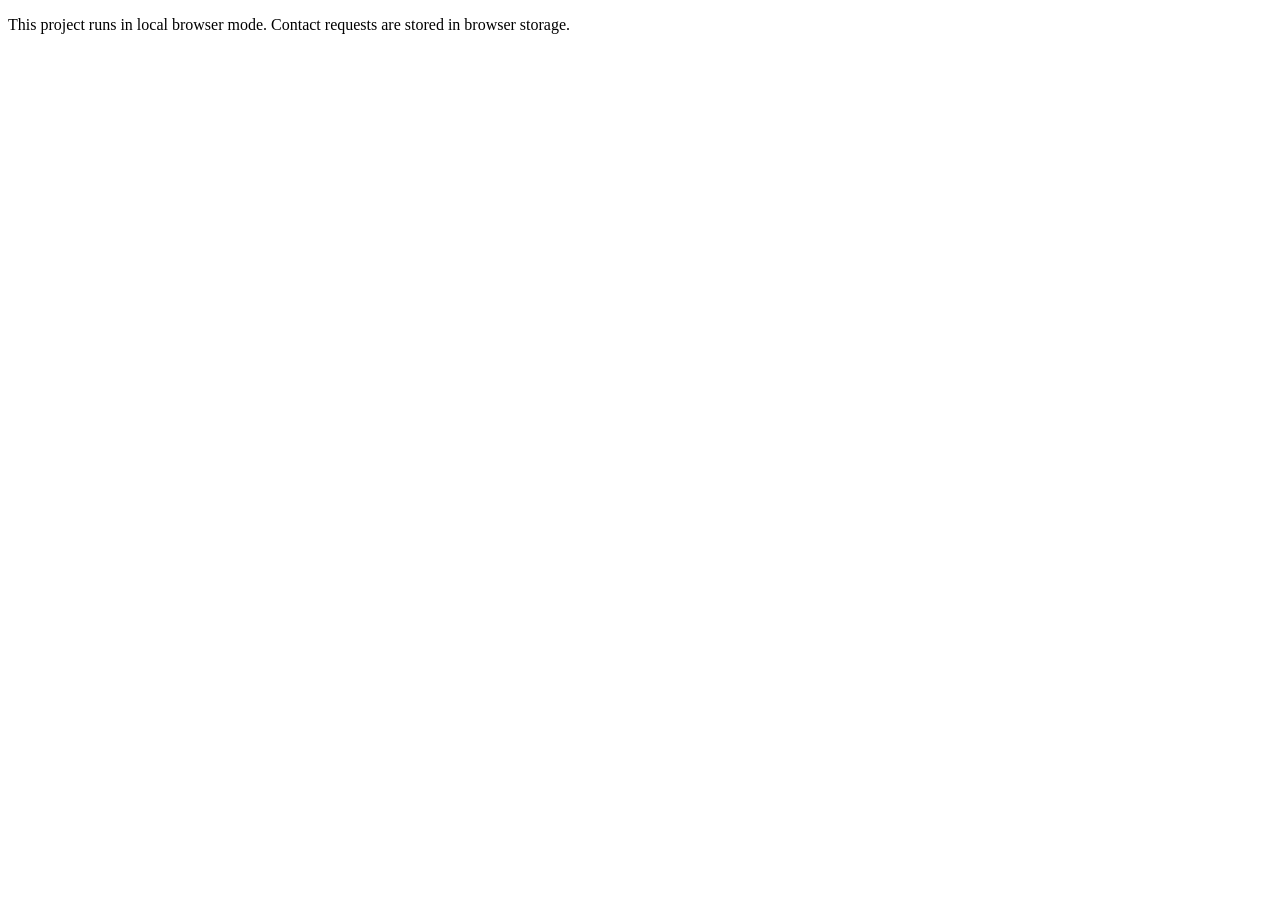
<file: contact_api.html>
<!DOCTYPE html>
<html lang="en">
<head>
  <meta charset="UTF-8">
  <meta name="viewport" content="width=device-width, initial-scale=1.0">
  <title>Contact API (Local Mode)</title>
</head>
<body>
  <p>This project runs in local browser mode. Contact requests are stored in browser storage.</p>
</body>
</html>
</file>
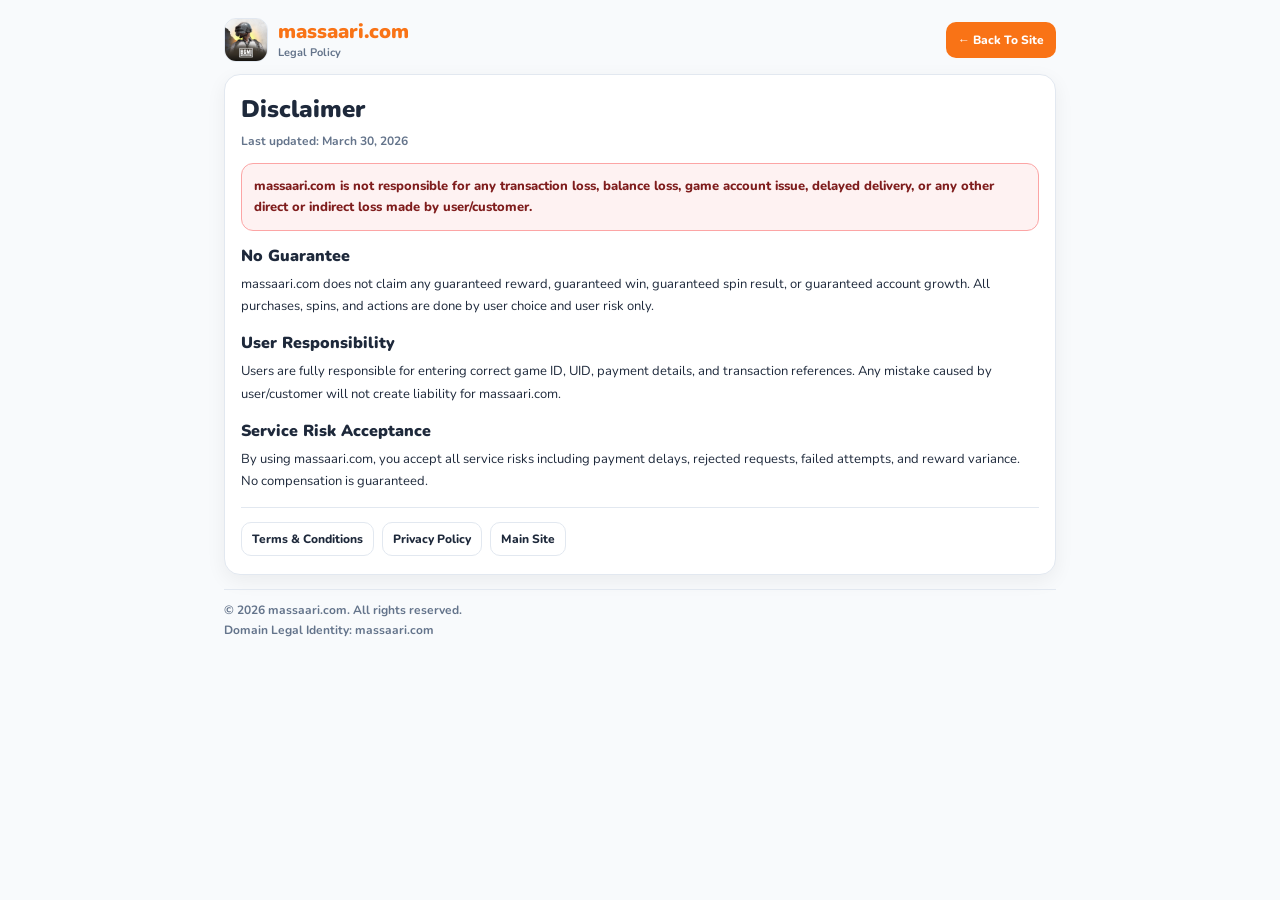
<file: disclaimer.html>
<!DOCTYPE html>
<html lang="en">
<head>
<meta charset="UTF-8">
<meta name="viewport" content="width=device-width, initial-scale=1.0">
<title>Disclaimer | massaari.com</title>
<link rel="icon" type="image/png" href="assets/logo.png">
<link href="https://fonts.googleapis.com/css2?family=Nunito:wght@400;600;700;800;900&display=swap" rel="stylesheet">
<link rel="stylesheet" href="legal.css">
</head>
<body>
  <main class="wrap">
    <div class="top">
      <div class="brand">
        <div class="brand-icon"><img src="assets/logo.png" alt="massaari.com"></div>
        <div>
          <h1>massaari.com</h1>
          <p>Legal Policy</p>
        </div>
      </div>
      <a class="back" href="index.html#support">← Back To Site</a>
    </div>

    <section class="card">
      <div class="title">Disclaimer</div>
      <div class="updated">Last updated: March 30, 2026</div>

      <div class="warn">
        massaari.com is not responsible for any transaction loss, balance loss, game account issue, delayed delivery, or any other direct or indirect loss made by user/customer.
      </div>

      <div class="section">
        <h2>No Guarantee</h2>
        <p>massaari.com does not claim any guaranteed reward, guaranteed win, guaranteed spin result, or guaranteed account growth. All purchases, spins, and actions are done by user choice and user risk only.</p>
      </div>

      <div class="section">
        <h2>User Responsibility</h2>
        <p>Users are fully responsible for entering correct game ID, UID, payment details, and transaction references. Any mistake caused by user/customer will not create liability for massaari.com.</p>
      </div>

      <div class="section">
        <h2>Service Risk Acceptance</h2>
        <p>By using massaari.com, you accept all service risks including payment delays, rejected requests, failed attempts, and reward variance. No compensation is guaranteed.</p>
      </div>

      <div class="links">
        <a href="terms-and-conditions.html">Terms & Conditions</a>
        <a href="privacy-policy.html">Privacy Policy</a>
        <a href="index.html#support">Main Site</a>
      </div>
    </section>
    <footer class="legal-footer">
      <p>© 2026 massaari.com. All rights reserved.</p>
      <p>Domain Legal Identity: massaari.com</p>
    </footer>
  </main>
</body>
</html>
</file>
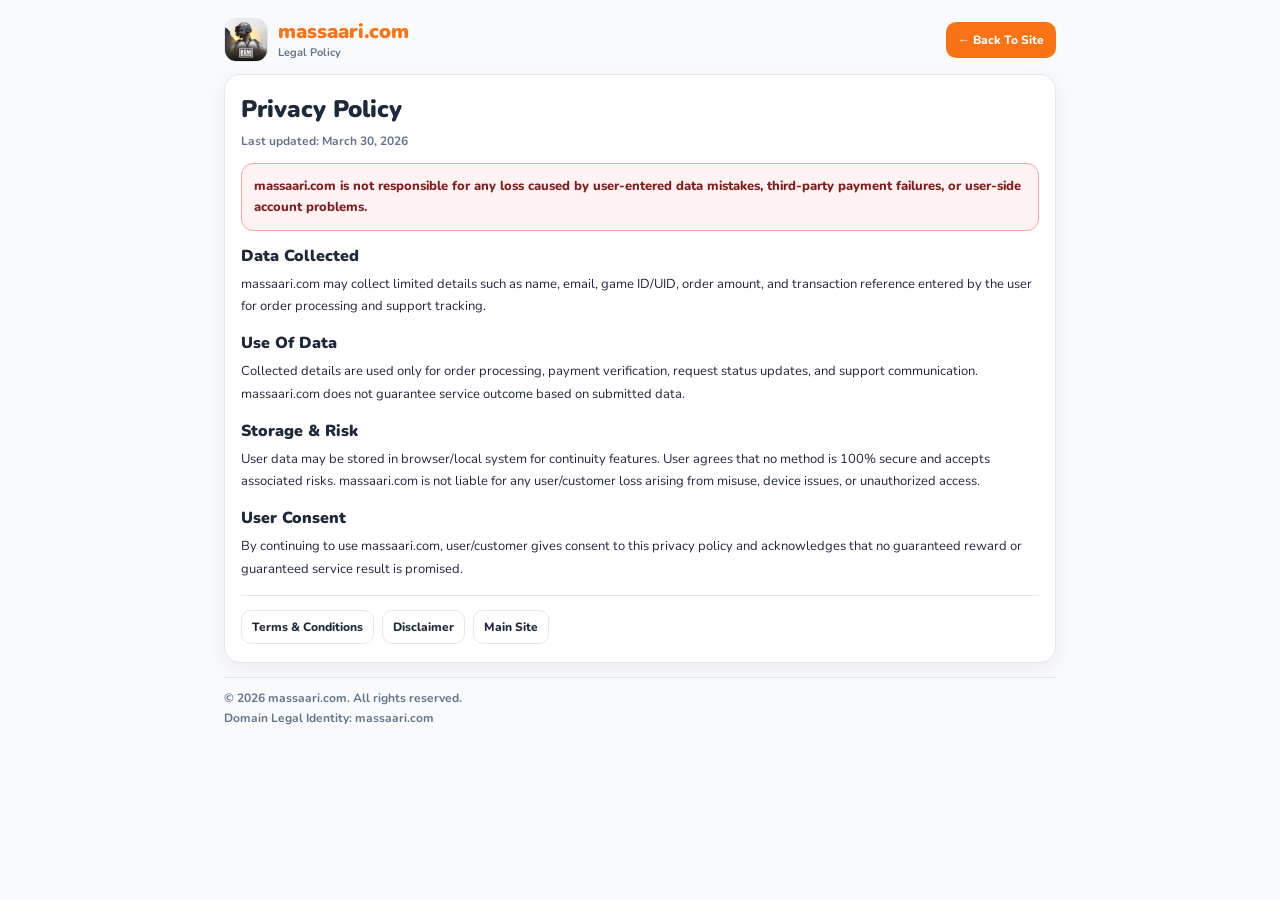
<file: privacy-policy.html>
<!DOCTYPE html>
<html lang="en">
<head>
<meta charset="UTF-8">
<meta name="viewport" content="width=device-width, initial-scale=1.0">
<title>Privacy Policy | massaari.com</title>
<link rel="icon" type="image/png" href="assets/logo.png">
<link href="https://fonts.googleapis.com/css2?family=Nunito:wght@400;600;700;800;900&display=swap" rel="stylesheet">
<link rel="stylesheet" href="legal.css">
</head>
<body>
  <main class="wrap">
    <div class="top">
      <div class="brand">
        <div class="brand-icon"><img src="assets/logo.png" alt="massaari.com"></div>
        <div>
          <h1>massaari.com</h1>
          <p>Legal Policy</p>
        </div>
      </div>
      <a class="back" href="index.html#support">← Back To Site</a>
    </div>

    <section class="card">
      <div class="title">Privacy Policy</div>
      <div class="updated">Last updated: March 30, 2026</div>

      <div class="warn">
        massaari.com is not responsible for any loss caused by user-entered data mistakes, third-party payment failures, or user-side account problems.
      </div>

      <div class="section">
        <h2>Data Collected</h2>
        <p>massaari.com may collect limited details such as name, email, game ID/UID, order amount, and transaction reference entered by the user for order processing and support tracking.</p>
      </div>

      <div class="section">
        <h2>Use Of Data</h2>
        <p>Collected details are used only for order processing, payment verification, request status updates, and support communication. massaari.com does not guarantee service outcome based on submitted data.</p>
      </div>

      <div class="section">
        <h2>Storage & Risk</h2>
        <p>User data may be stored in browser/local system for continuity features. User agrees that no method is 100% secure and accepts associated risks. massaari.com is not liable for any user/customer loss arising from misuse, device issues, or unauthorized access.</p>
      </div>

      <div class="section">
        <h2>User Consent</h2>
        <p>By continuing to use massaari.com, user/customer gives consent to this privacy policy and acknowledges that no guaranteed reward or guaranteed service result is promised.</p>
      </div>

      <div class="links">
        <a href="terms-and-conditions.html">Terms & Conditions</a>
        <a href="disclaimer.html">Disclaimer</a>
        <a href="index.html#support">Main Site</a>
      </div>
    </section>
    <footer class="legal-footer">
      <p>© 2026 massaari.com. All rights reserved.</p>
      <p>Domain Legal Identity: massaari.com</p>
    </footer>
  </main>
</body>
</html>
</file>
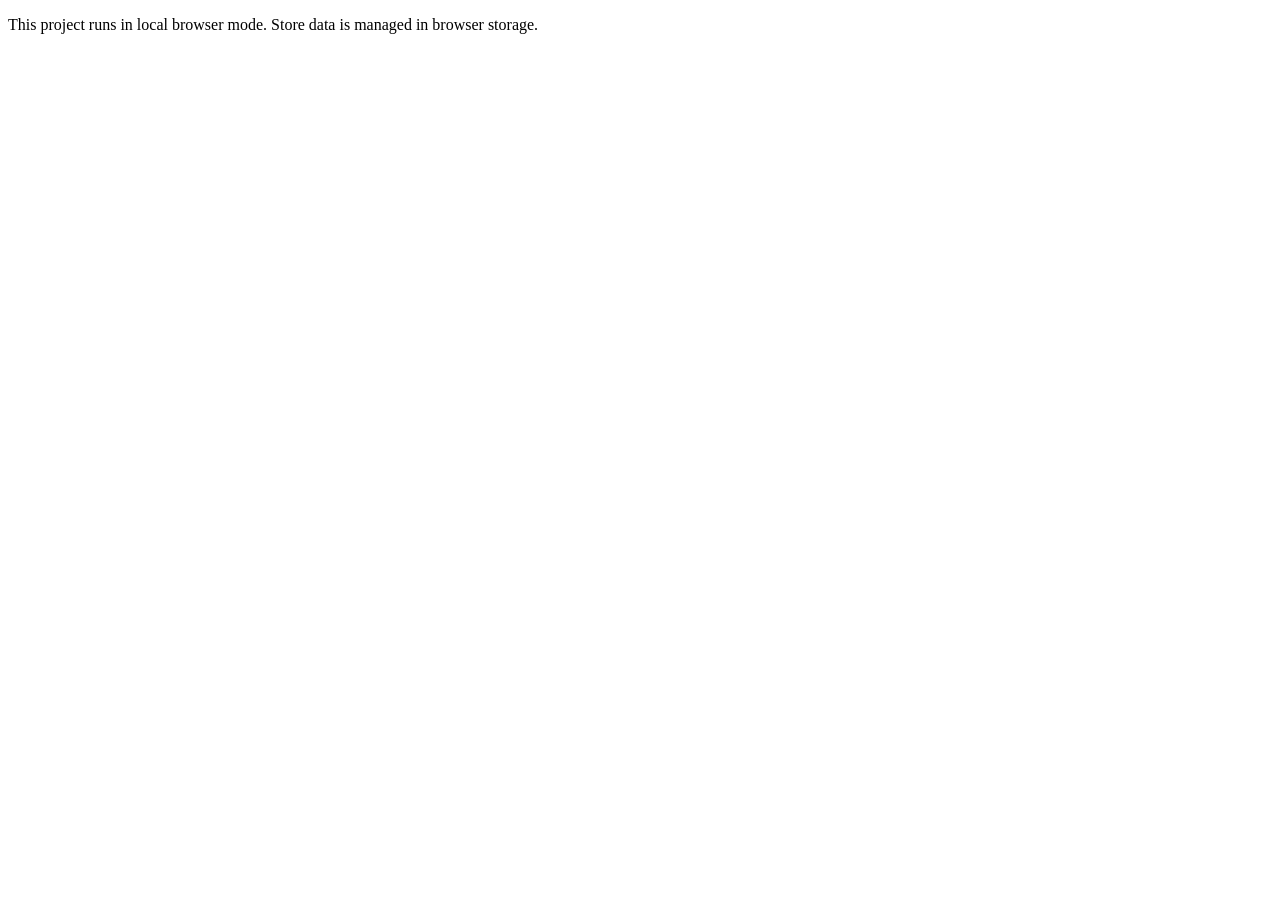
<file: store_api.html>
<!DOCTYPE html>
<html lang="en">
<head>
  <meta charset="UTF-8">
  <meta name="viewport" content="width=device-width, initial-scale=1.0">
  <title>Store API (Local Mode)</title>
</head>
<body>
  <p>This project runs in local browser mode. Store data is managed in browser storage.</p>
</body>
</html>
</file>
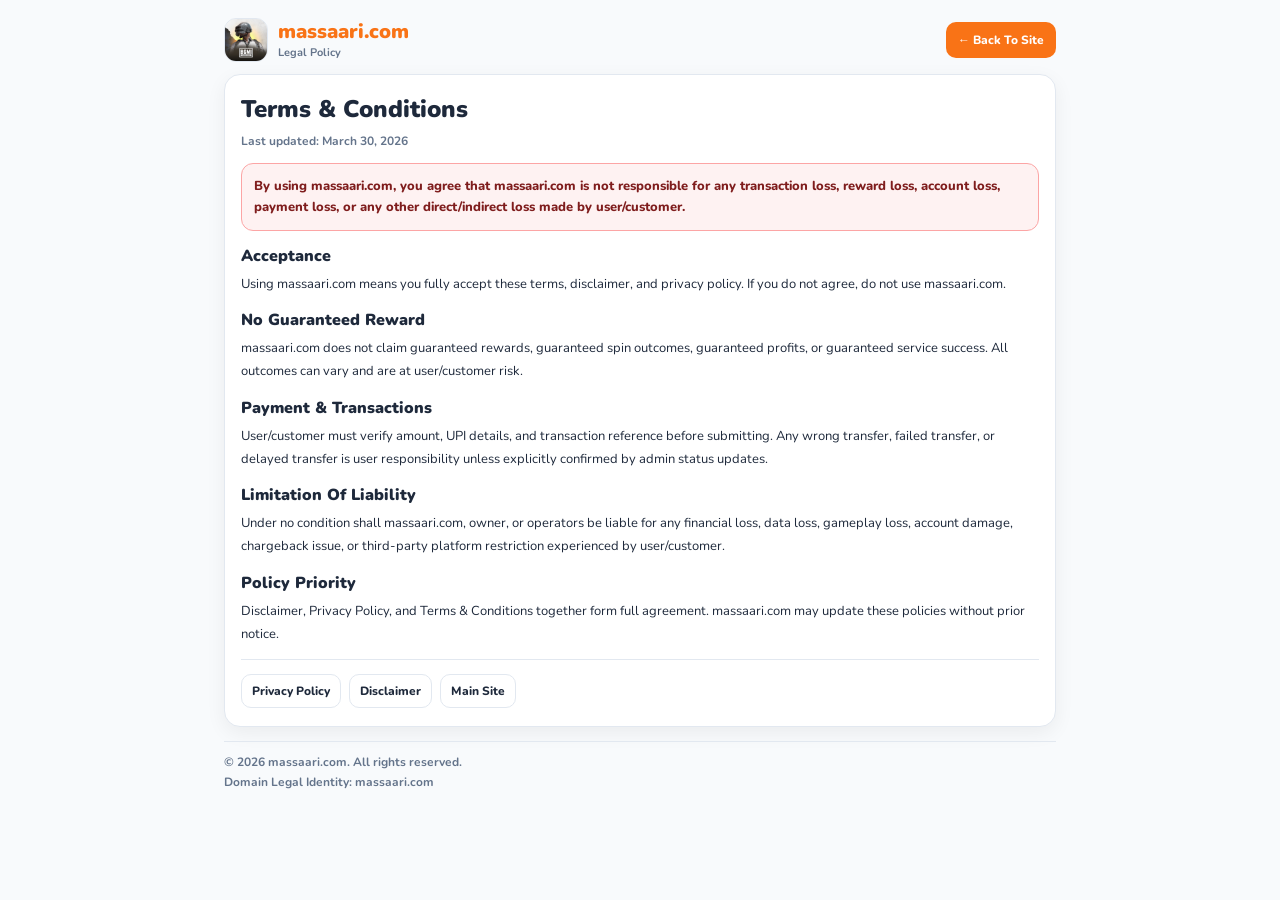
<file: terms-and-conditions.html>
<!DOCTYPE html>
<html lang="en">
<head>
<meta charset="UTF-8">
<meta name="viewport" content="width=device-width, initial-scale=1.0">
<title>Terms & Conditions | massaari.com</title>
<link rel="icon" type="image/png" href="assets/logo.png">
<link href="https://fonts.googleapis.com/css2?family=Nunito:wght@400;600;700;800;900&display=swap" rel="stylesheet">
<link rel="stylesheet" href="legal.css">
</head>
<body>
  <main class="wrap">
    <div class="top">
      <div class="brand">
        <div class="brand-icon"><img src="assets/logo.png" alt="massaari.com"></div>
        <div>
          <h1>massaari.com</h1>
          <p>Legal Policy</p>
        </div>
      </div>
      <a class="back" href="index.html#support">← Back To Site</a>
    </div>

    <section class="card">
      <div class="title">Terms & Conditions</div>
      <div class="updated">Last updated: March 30, 2026</div>

      <div class="warn">
        By using massaari.com, you agree that massaari.com is not responsible for any transaction loss, reward loss, account loss, payment loss, or any other direct/indirect loss made by user/customer.
      </div>

      <div class="section">
        <h2>Acceptance</h2>
        <p>Using massaari.com means you fully accept these terms, disclaimer, and privacy policy. If you do not agree, do not use massaari.com.</p>
      </div>

      <div class="section">
        <h2>No Guaranteed Reward</h2>
        <p>massaari.com does not claim guaranteed rewards, guaranteed spin outcomes, guaranteed profits, or guaranteed service success. All outcomes can vary and are at user/customer risk.</p>
      </div>

      <div class="section">
        <h2>Payment & Transactions</h2>
        <p>User/customer must verify amount, UPI details, and transaction reference before submitting. Any wrong transfer, failed transfer, or delayed transfer is user responsibility unless explicitly confirmed by admin status updates.</p>
      </div>

      <div class="section">
        <h2>Limitation Of Liability</h2>
        <p>Under no condition shall massaari.com, owner, or operators be liable for any financial loss, data loss, gameplay loss, account damage, chargeback issue, or third-party platform restriction experienced by user/customer.</p>
      </div>

      <div class="section">
        <h2>Policy Priority</h2>
        <p>Disclaimer, Privacy Policy, and Terms & Conditions together form full agreement. massaari.com may update these policies without prior notice.</p>
      </div>

      <div class="links">
        <a href="privacy-policy.html">Privacy Policy</a>
        <a href="disclaimer.html">Disclaimer</a>
        <a href="index.html#support">Main Site</a>
      </div>
    </section>
    <footer class="legal-footer">
      <p>© 2026 massaari.com. All rights reserved.</p>
      <p>Domain Legal Identity: massaari.com</p>
    </footer>
  </main>
</body>
</html>
</file>
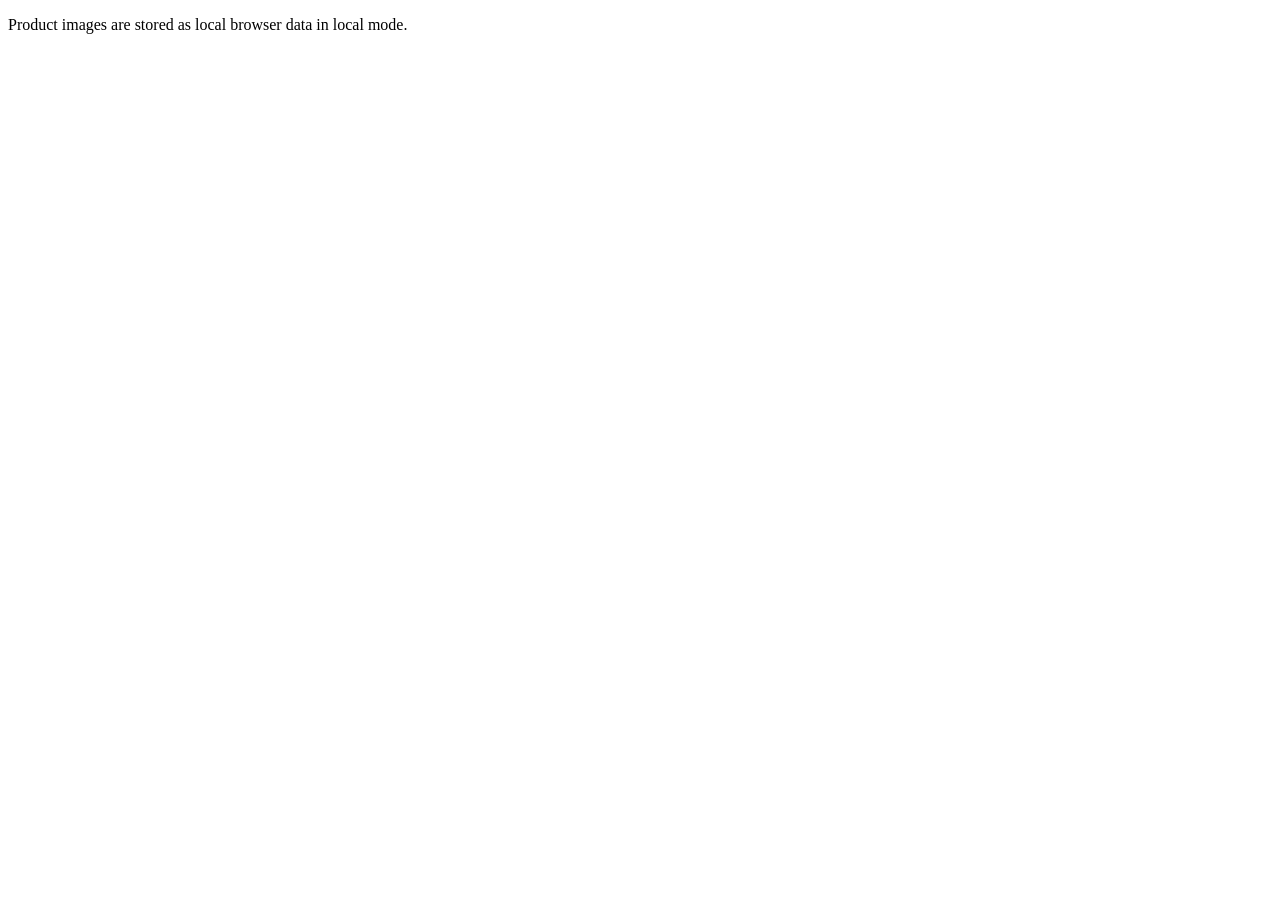
<file: upload_product_image.html>
<!DOCTYPE html>
<html lang="en">
<head>
  <meta charset="UTF-8">
  <meta name="viewport" content="width=device-width, initial-scale=1.0">
  <title>Product Image Upload (Local Mode)</title>
</head>
<body>
  <p>Product images are stored as local browser data in local mode.</p>
</body>
</html>
</file>
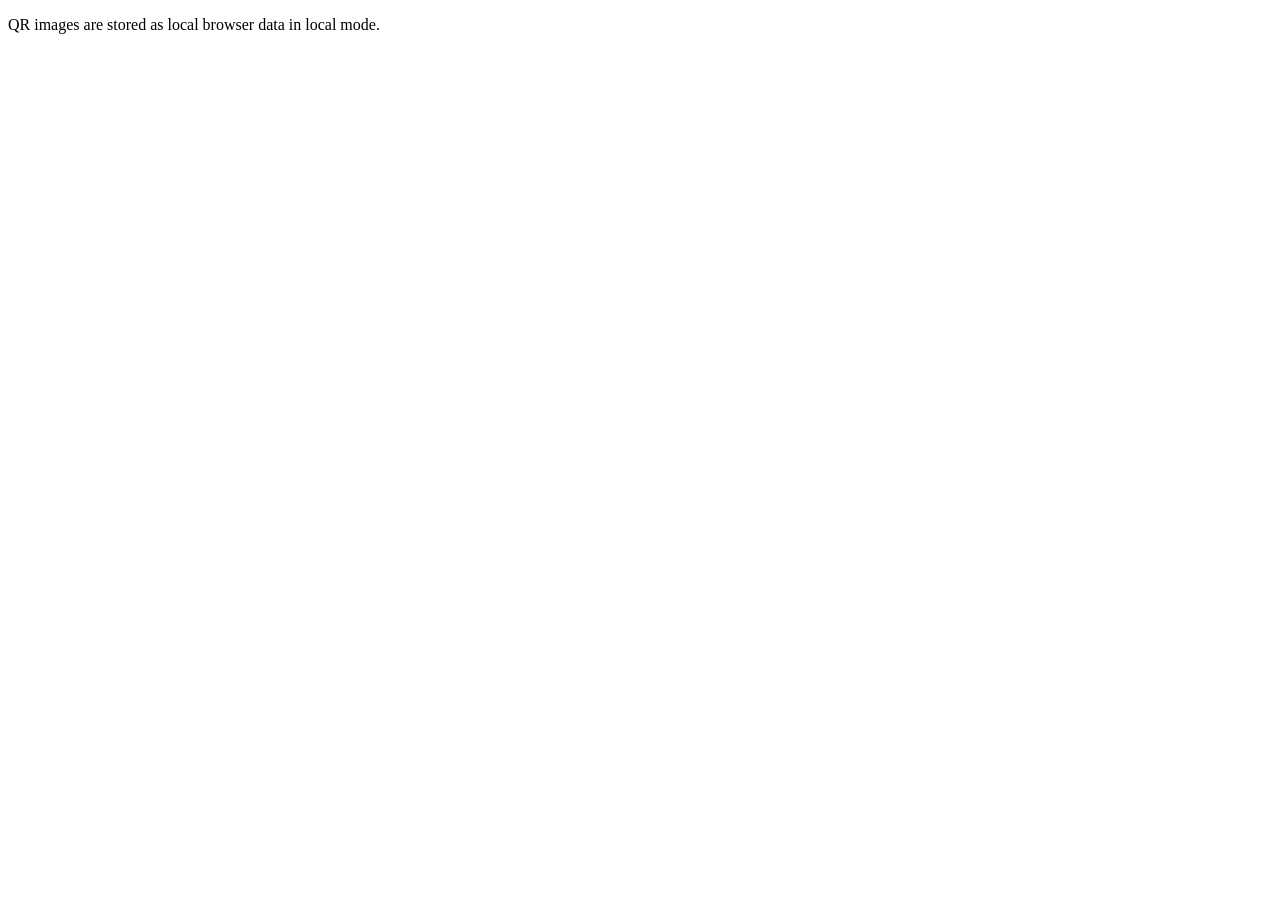
<file: upload_qr_image.html>
<!DOCTYPE html>
<html lang="en">
<head>
  <meta charset="UTF-8">
  <meta name="viewport" content="width=device-width, initial-scale=1.0">
  <title>QR Upload (Local Mode)</title>
</head>
<body>
  <p>QR images are stored as local browser data in local mode.</p>
</body>
</html>
</file>
<file: legal.css>
:root{
  --bg:#f8fafc;
  --card:#ffffff;
  --text:#1e293b;
  --muted:#64748b;
  --border:#e2e8f0;
  --primary:#f97316;
}
*{box-sizing:border-box;margin:0;padding:0;}
body{
  font-family:'Nunito',sans-serif;
  background:var(--bg);
  color:var(--text);
  min-height:100vh;
}
.wrap{max-width:860px;margin:0 auto;padding:18px 14px 36px;}
.top{
  display:flex;
  align-items:center;
  justify-content:space-between;
  gap:10px;
  margin-bottom:12px;
}
.brand{display:flex;align-items:center;gap:10px;}
.brand-icon{
  width:44px;
  height:44px;
  border-radius:12px;
  border:1.5px solid var(--border);
  overflow:hidden;
  background:#0f172a;
}
.brand-icon img{width:100%;height:100%;object-fit:cover;display:block;}
.brand h1{font-size:20px;font-weight:900;line-height:1.1;color:var(--primary);}
.brand p{font-size:11px;color:var(--muted);font-weight:700;margin-top:2px;}
.back{
  text-decoration:none;
  color:#fff;
  background:var(--primary);
  border-radius:10px;
  padding:10px 12px;
  font-size:12px;
  font-weight:800;
  white-space:nowrap;
}
.card{
  background:var(--card);
  border:1.5px solid var(--border);
  border-radius:16px;
  padding:18px 16px;
  box-shadow:0 6px 20px rgba(0,0,0,.06);
}
.title{font-size:24px;font-weight:900;margin-bottom:8px;}
.updated{font-size:12px;color:var(--muted);font-weight:700;margin-bottom:14px;}
.section{margin-bottom:14px;}
.section h2{font-size:16px;font-weight:900;margin-bottom:6px;}
.section p{font-size:13px;line-height:1.75;color:var(--text);}
.warn{
  border:1.5px solid #fca5a5;
  background:#fef2f2;
  color:#7f1d1d;
  border-radius:12px;
  padding:12px;
  font-size:13px;
  font-weight:800;
  line-height:1.6;
  margin-bottom:14px;
}
.links{
  margin-top:14px;
  padding-top:14px;
  border-top:1px solid var(--border);
  display:flex;
  flex-wrap:wrap;
  gap:8px;
}
.links a{
  text-decoration:none;
  border:1.5px solid var(--border);
  background:#fff;
  color:var(--text);
  border-radius:10px;
  padding:8px 10px;
  font-size:12px;
  font-weight:800;
}
.legal-footer{
  margin-top:14px;
  border-top:1px solid var(--border);
  padding-top:12px;
  display:flex;
  flex-direction:column;
  gap:4px;
}
.legal-footer p{
  font-size:12px;
  color:var(--muted);
  font-weight:700;
}
@media (max-width:560px){
  .top{flex-direction:column;align-items:flex-start;}
}
</file>
